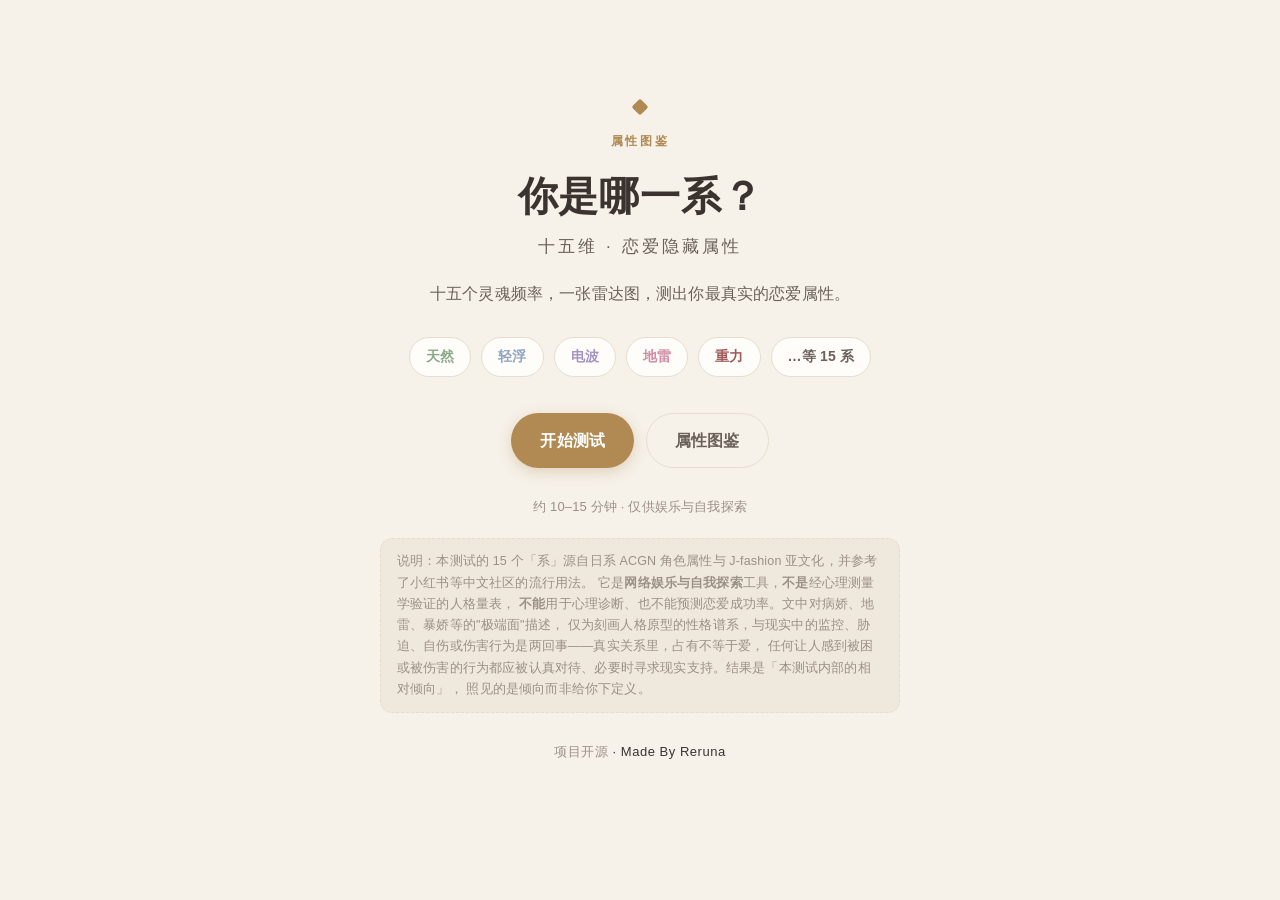
<file: index.html>
<!DOCTYPE html>
<html lang="zh-CN">
<head>
  <meta charset="UTF-8" />
  <meta name="viewport" content="width=device-width, initial-scale=1.0" />
  <title>十五维恋爱属性测试 · 你是哪一系？</title>
  <link rel="stylesheet" href="css/base.css" />
  <link rel="stylesheet" href="css/components.css" />
  <link rel="stylesheet" href="css/pages.css" />
</head>
<body>
  <main class="home">
    <div class="hero">
      <div class="diamond"></div>
      <p class="eyebrow" style="margin-top:18px;">属性图鉴</p>
      <h1>你是哪一系？</h1>
      <p class="subtitle">十五维 · 恋爱隐藏属性</p>
      <p class="intro">十五个灵魂频率，一张雷达图，测出你最真实的恋爱属性。</p>

      <div class="type-tags">
        <span class="type-tag" style="color:var(--t-natural)">天然</span>
        <span class="type-tag" style="color:var(--t-qingfu)">轻浮</span>
        <span class="type-tag" style="color:var(--t-dianbo)">电波</span>
        <span class="type-tag" style="color:var(--t-dilei)">地雷</span>
        <span class="type-tag" style="color:var(--t-zhongli)">重力</span>
        <span class="type-tag muted">…等 15 系</span>
      </div>

      <div class="cta-row">
        <a class="btn btn-primary" href="test.html" id="start-btn">开始测试</a>
        <a class="btn btn-ghost" href="codex.html">属性图鉴</a>
      </div>
      <div id="resume-row" class="cta-row hidden" style="margin-top:14px;">
        <a class="btn btn-ghost" href="test.html?resume=1" id="resume-btn">继续上次（已答 <span id="resume-count">0</span> 题）</a>
      </div>

      <p class="footnote">约 10–15 分钟 · 仅供娱乐与自我探索</p>

      <p class="disclaimer" style="max-width:520px;margin:20px auto 0;text-align:left;">
        说明：本测试的 15 个「系」源自日系 ACGN 角色属性与 J-fashion 亚文化，并参考了小红书等中文社区的流行用法。
        它是<strong>网络娱乐与自我探索</strong>工具，<strong>不是</strong>经心理测量学验证的人格量表，
        <strong>不能</strong>用于心理诊断、也不能预测恋爱成功率。文中对病娇、地雷、暴娇等的"极端面"描述，
        仅为刻画人格原型的性格谱系，与现实中的监控、胁迫、自伤或伤害行为是两回事——真实关系里，占有不等于爱，
        任何让人感到被困或被伤害的行为都应被认真对待、必要时寻求现实支持。结果是「本测试内部的相对倾向」，
        照见的是倾向而非给你下定义。
      </p>
    </div>
    <footer class="site-footer"><a href="opensource.html">项目开源</a> · <span>Made By Reruna</span></footer>
  </main>

  <script type="module">
    import { loadProgress } from './js/core/storage.js';
    const p = loadProgress();
    if (p && Object.keys(p.answers).length > 0) {
      document.getElementById('resume-row').classList.remove('hidden');
      document.getElementById('resume-count').textContent = Object.keys(p.answers).length;
      document.getElementById('start-btn').textContent = '重新开始';
      document.getElementById('start-btn').href = 'test.html?restart=1';
    }
  </script>
</body>
</html>
</file>
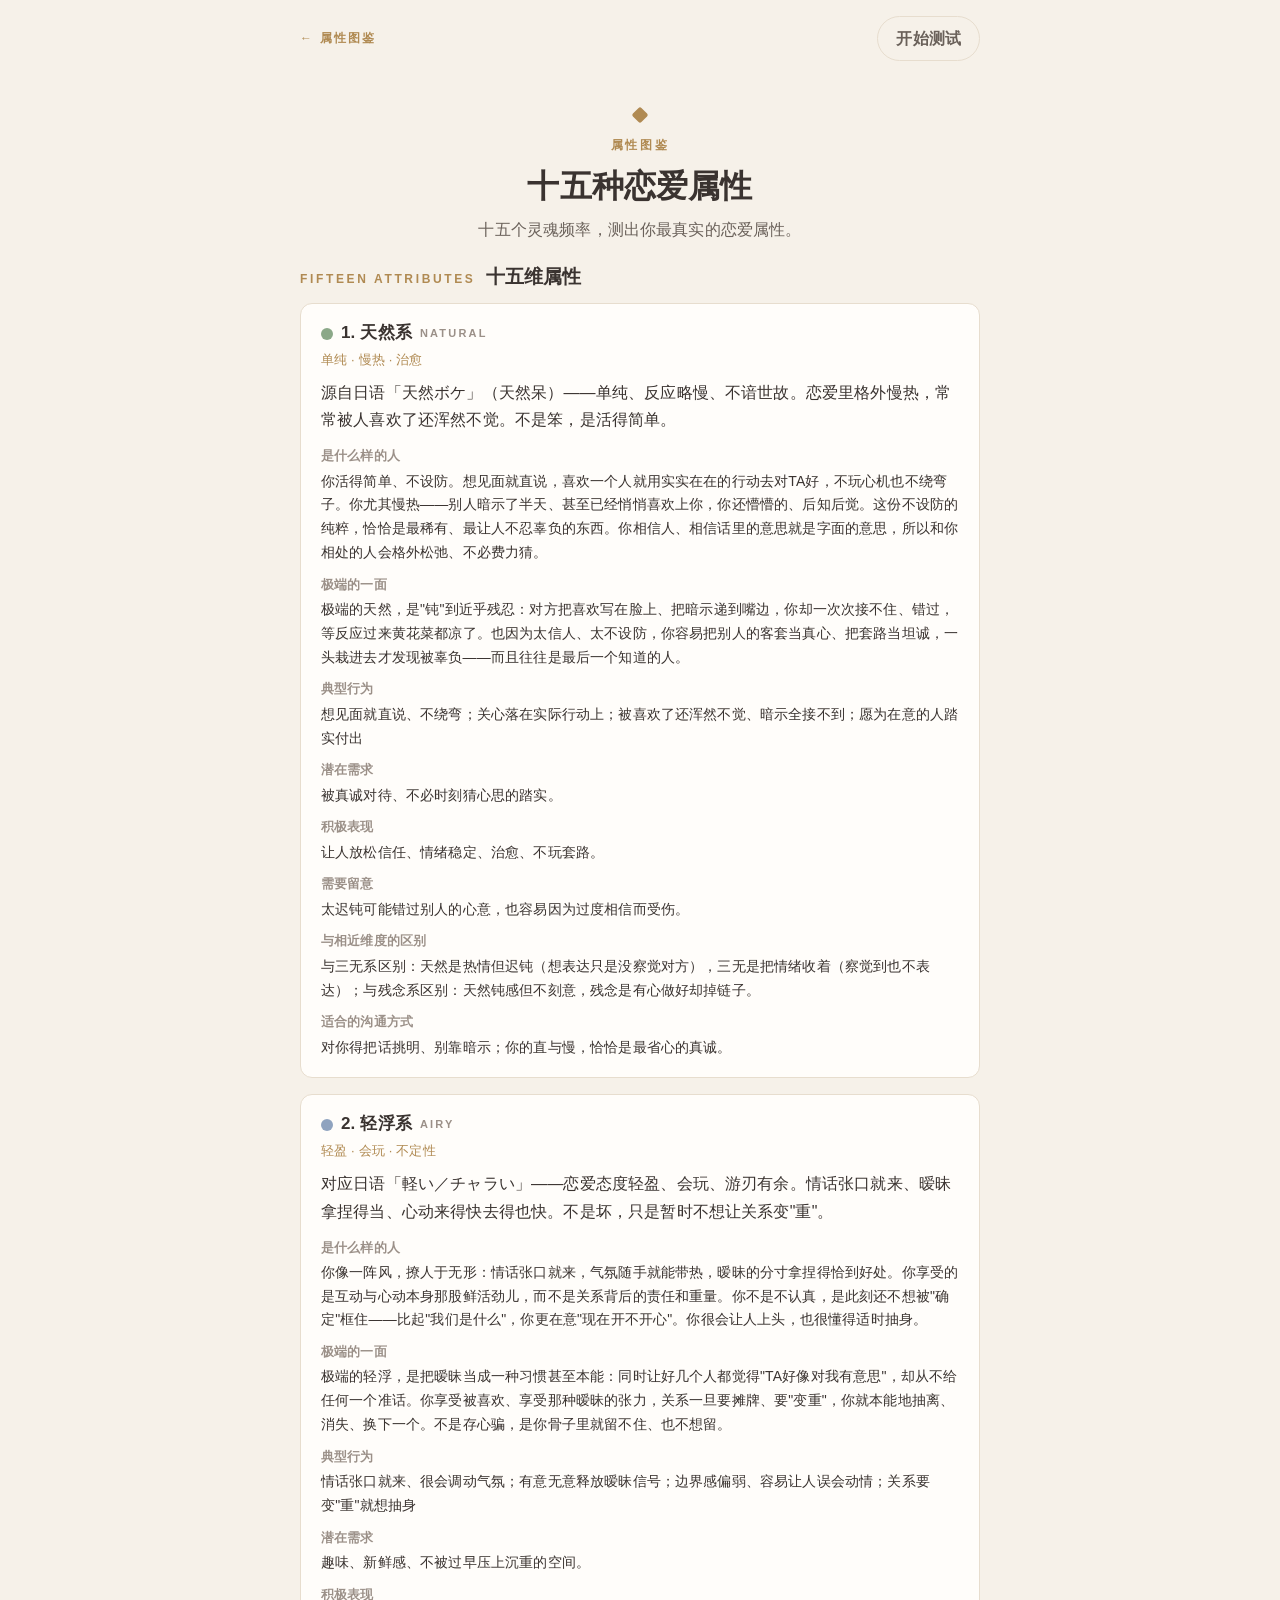
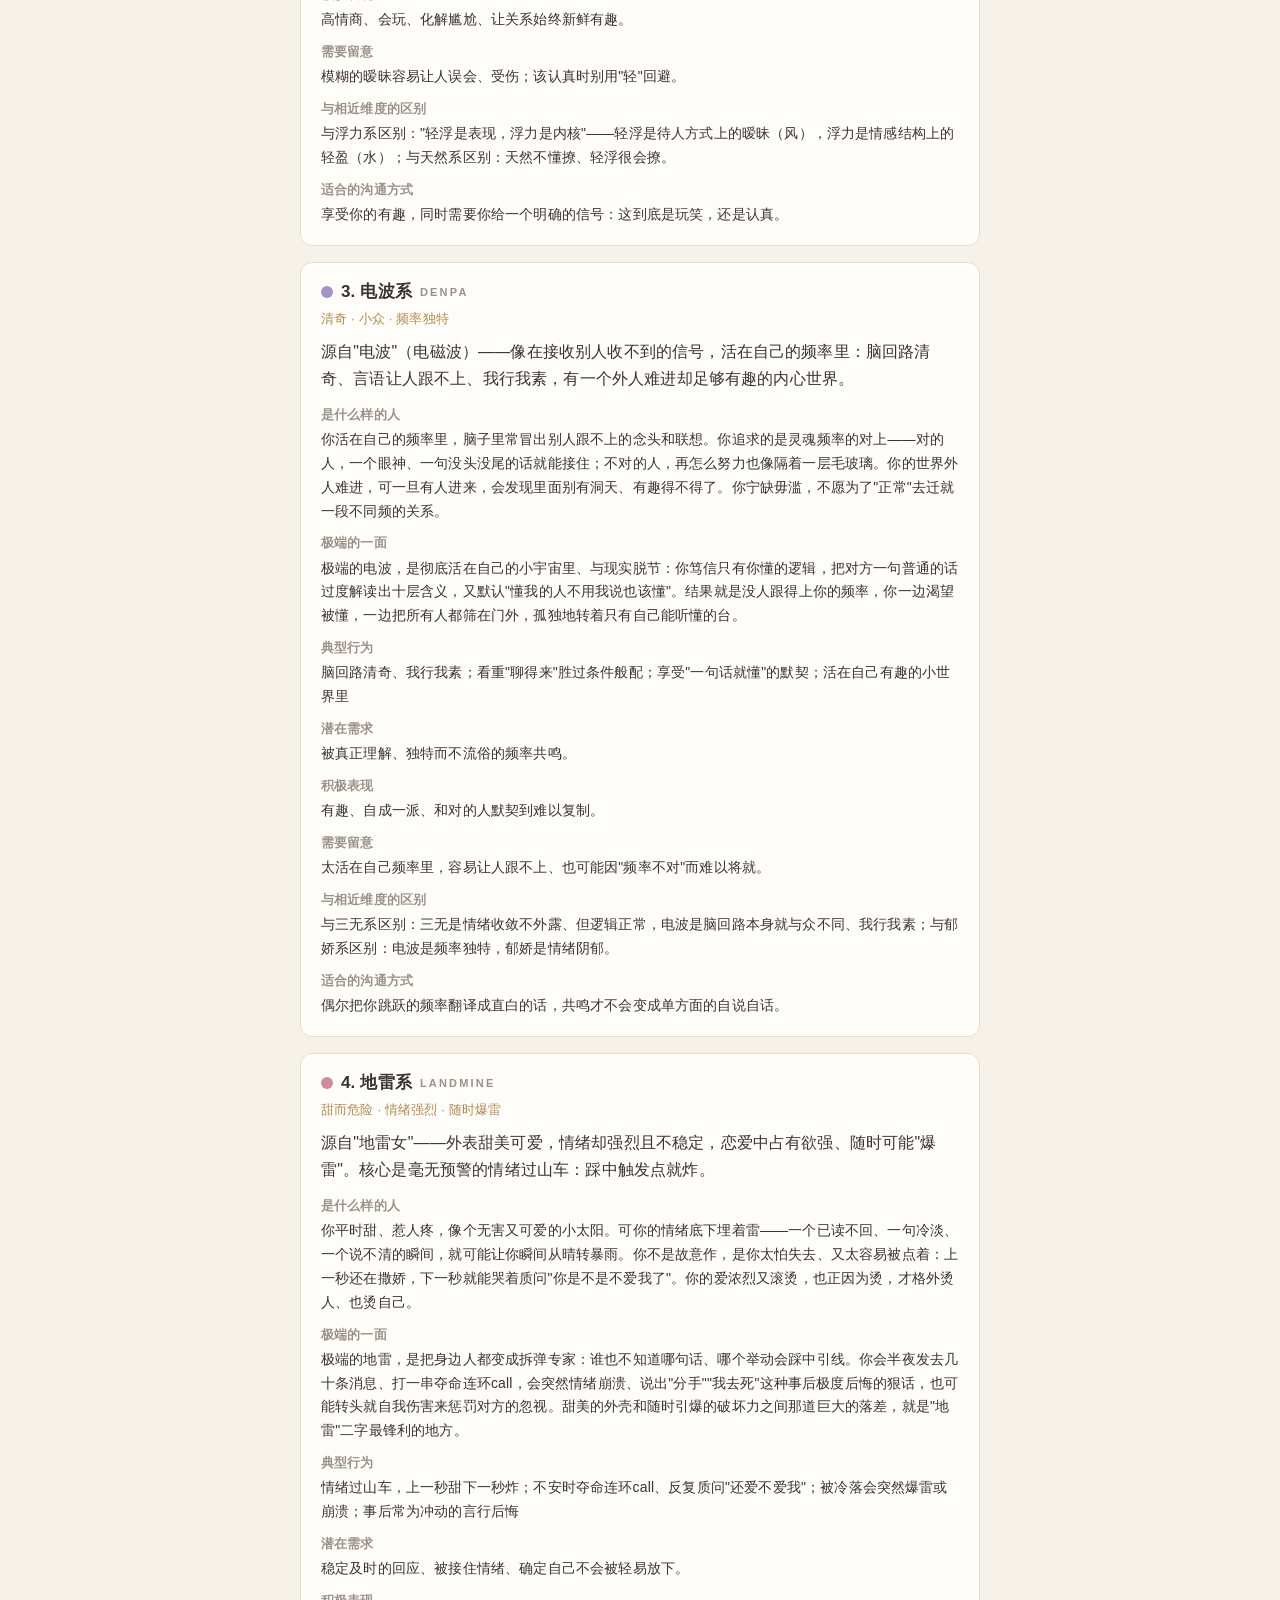
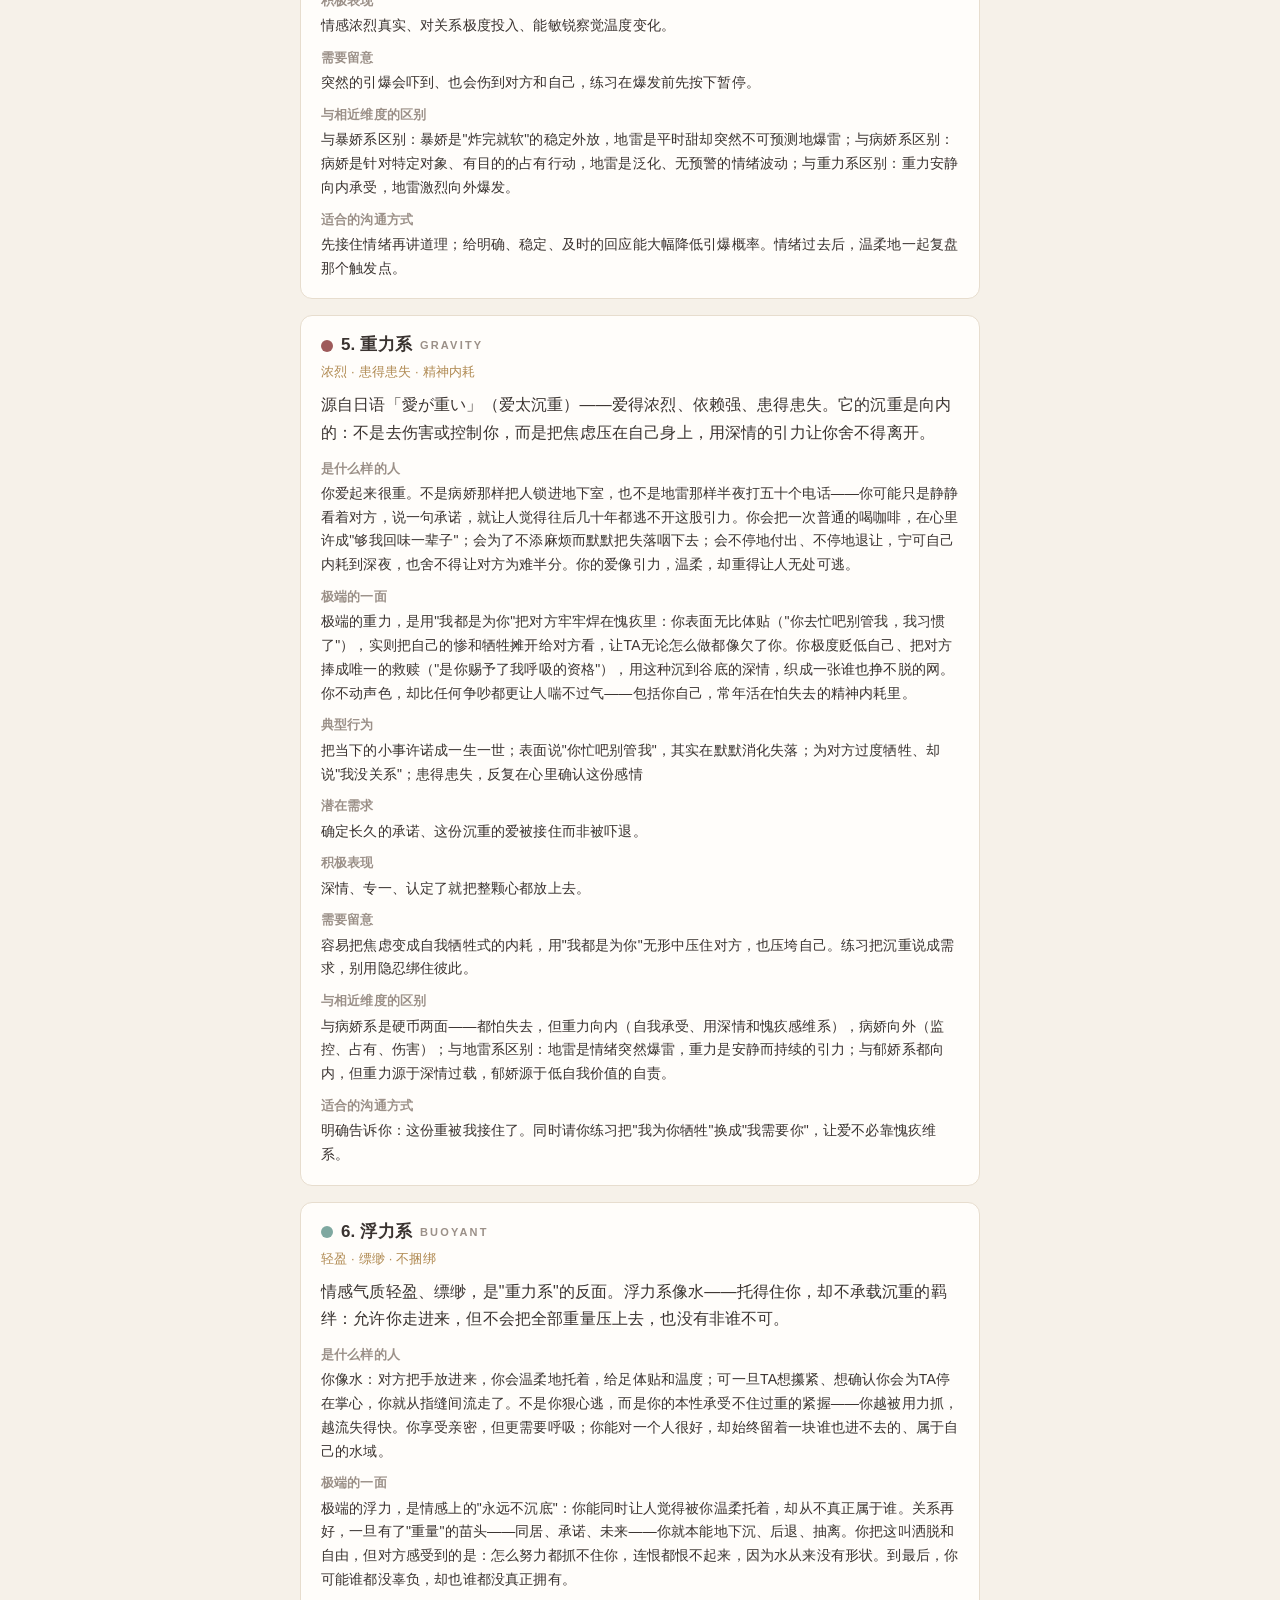
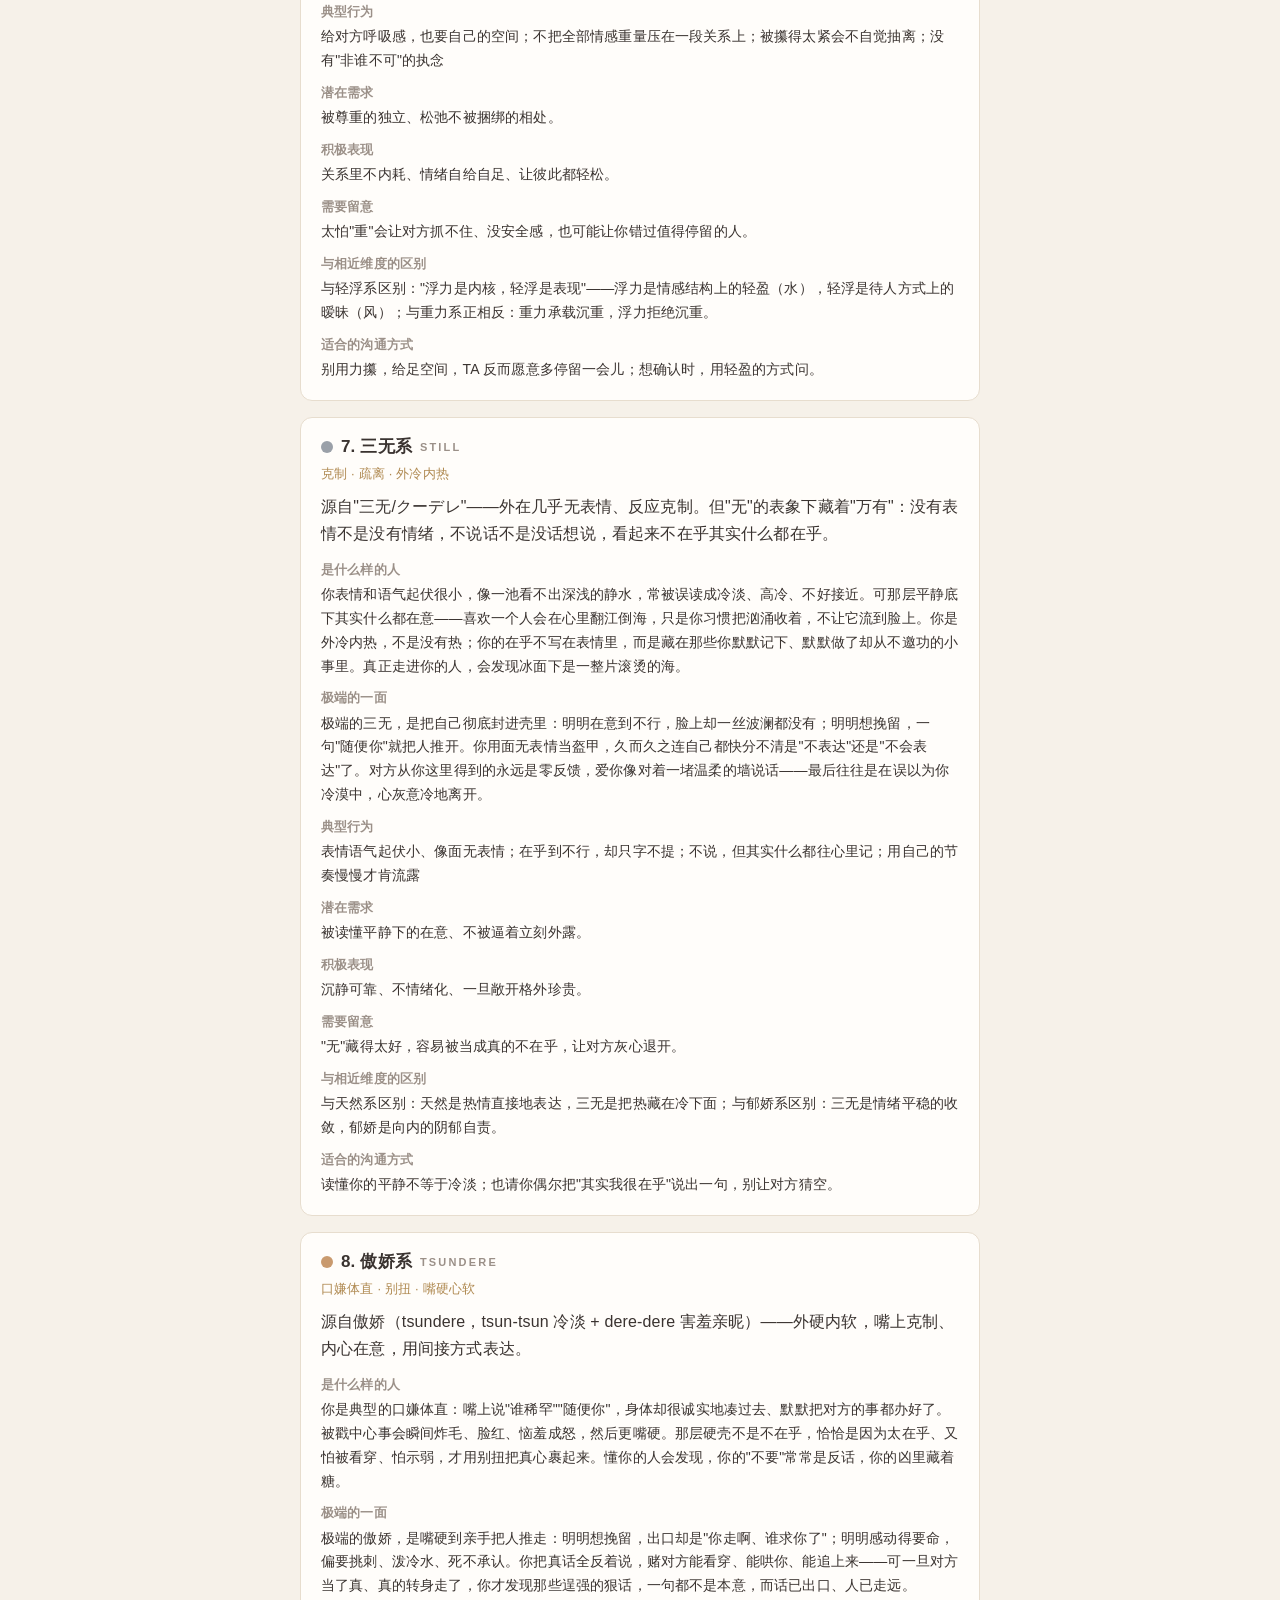
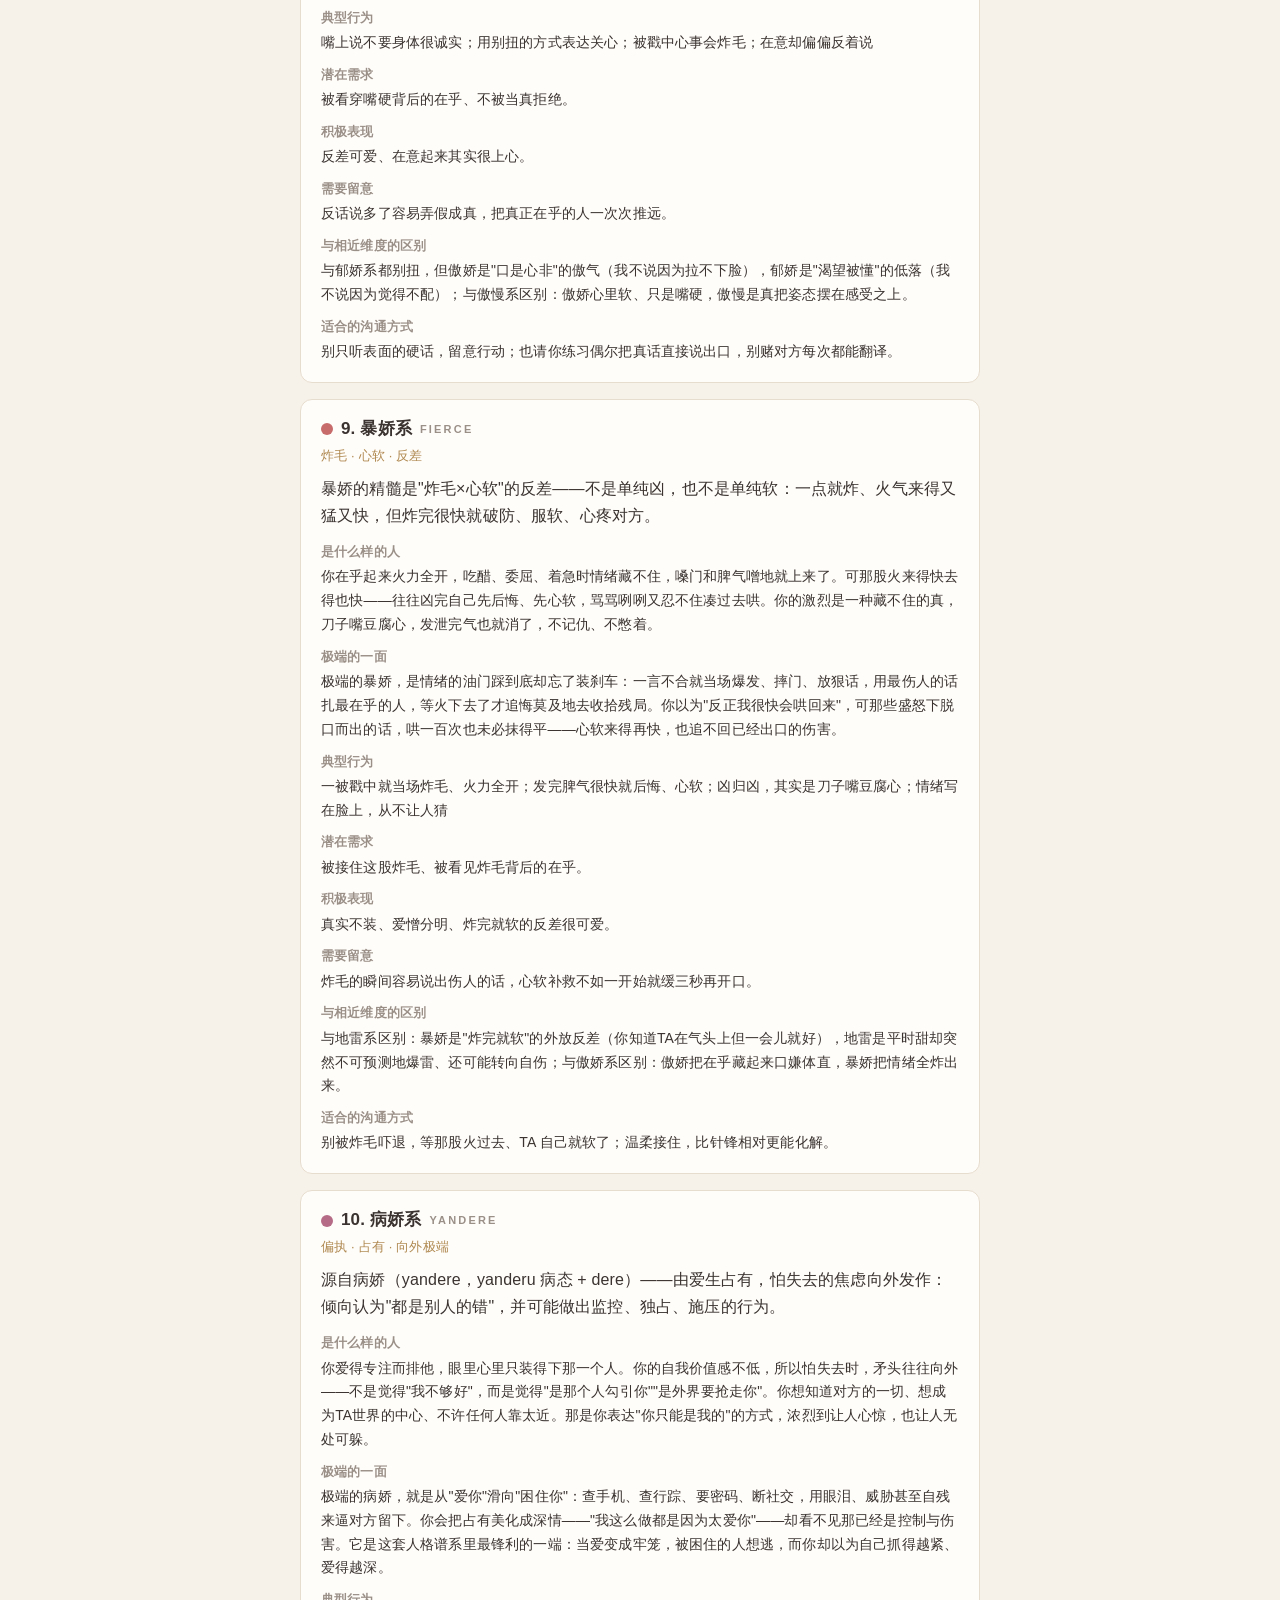
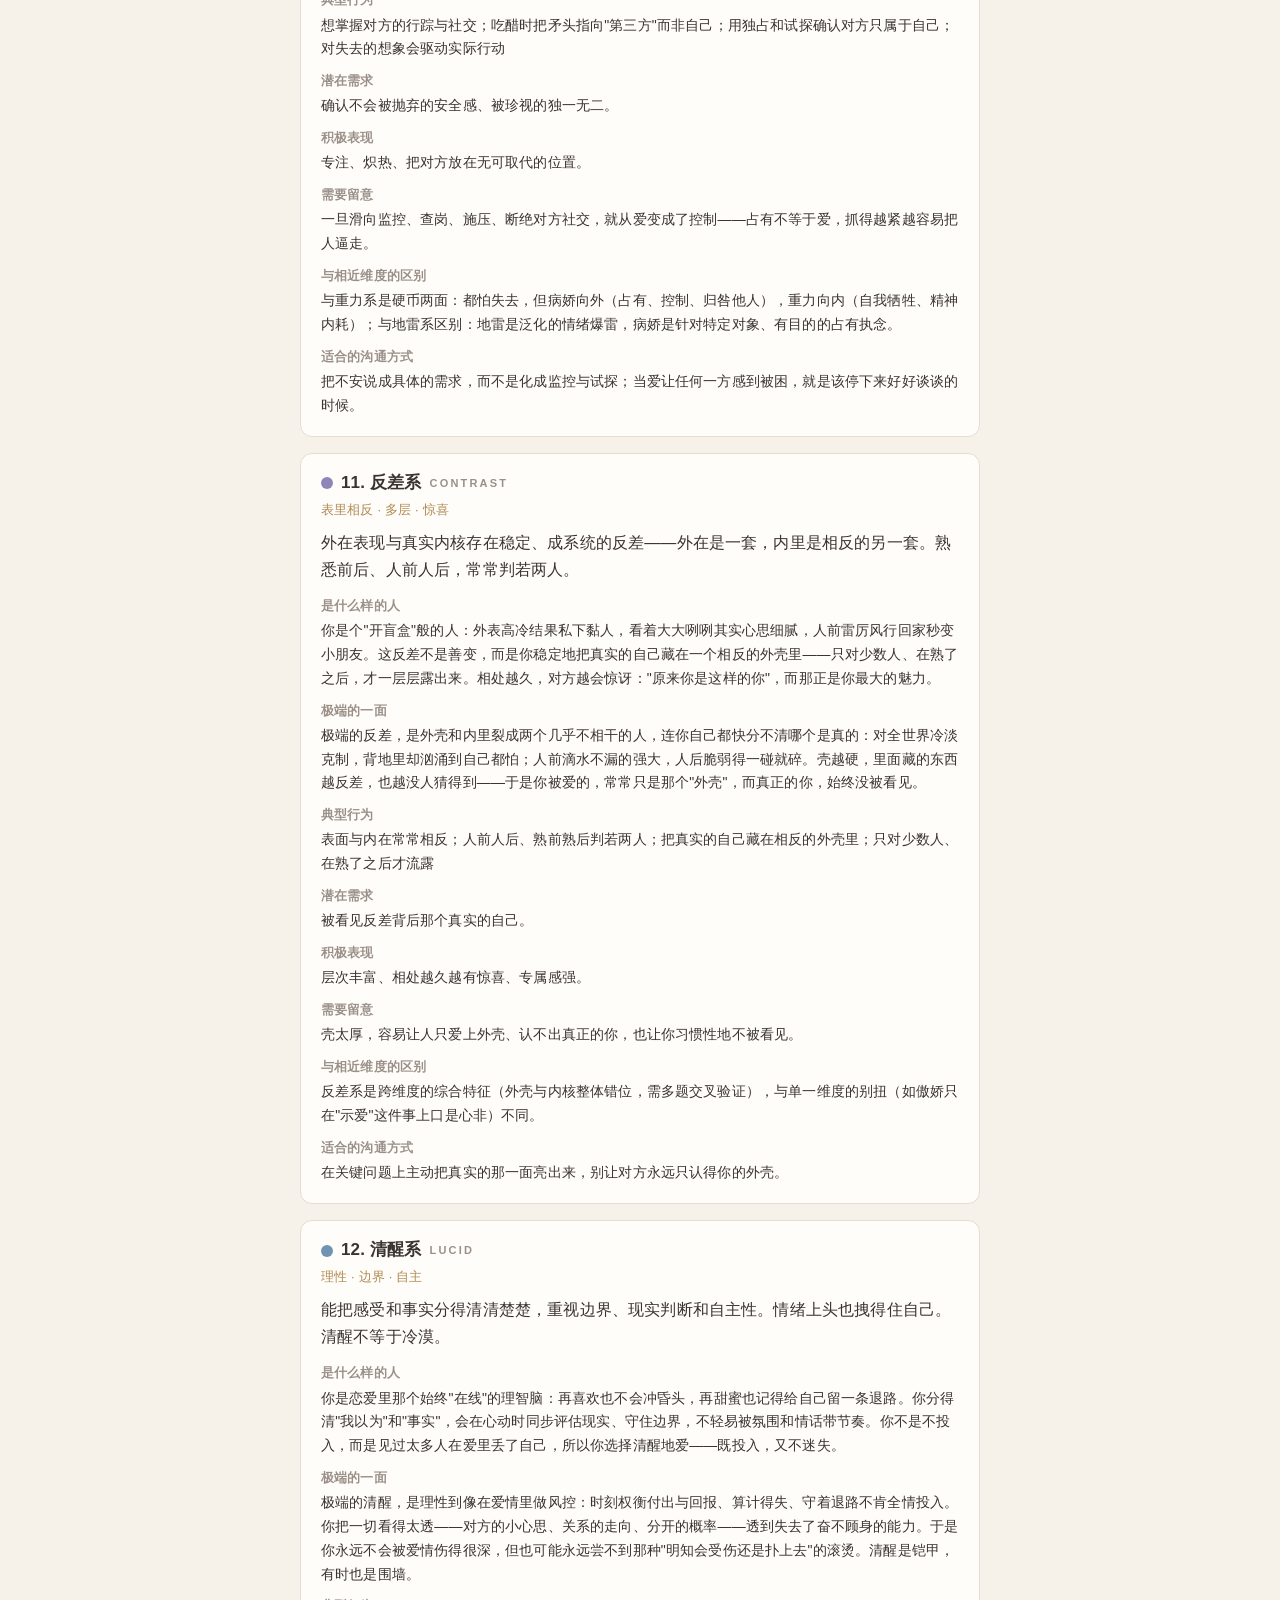
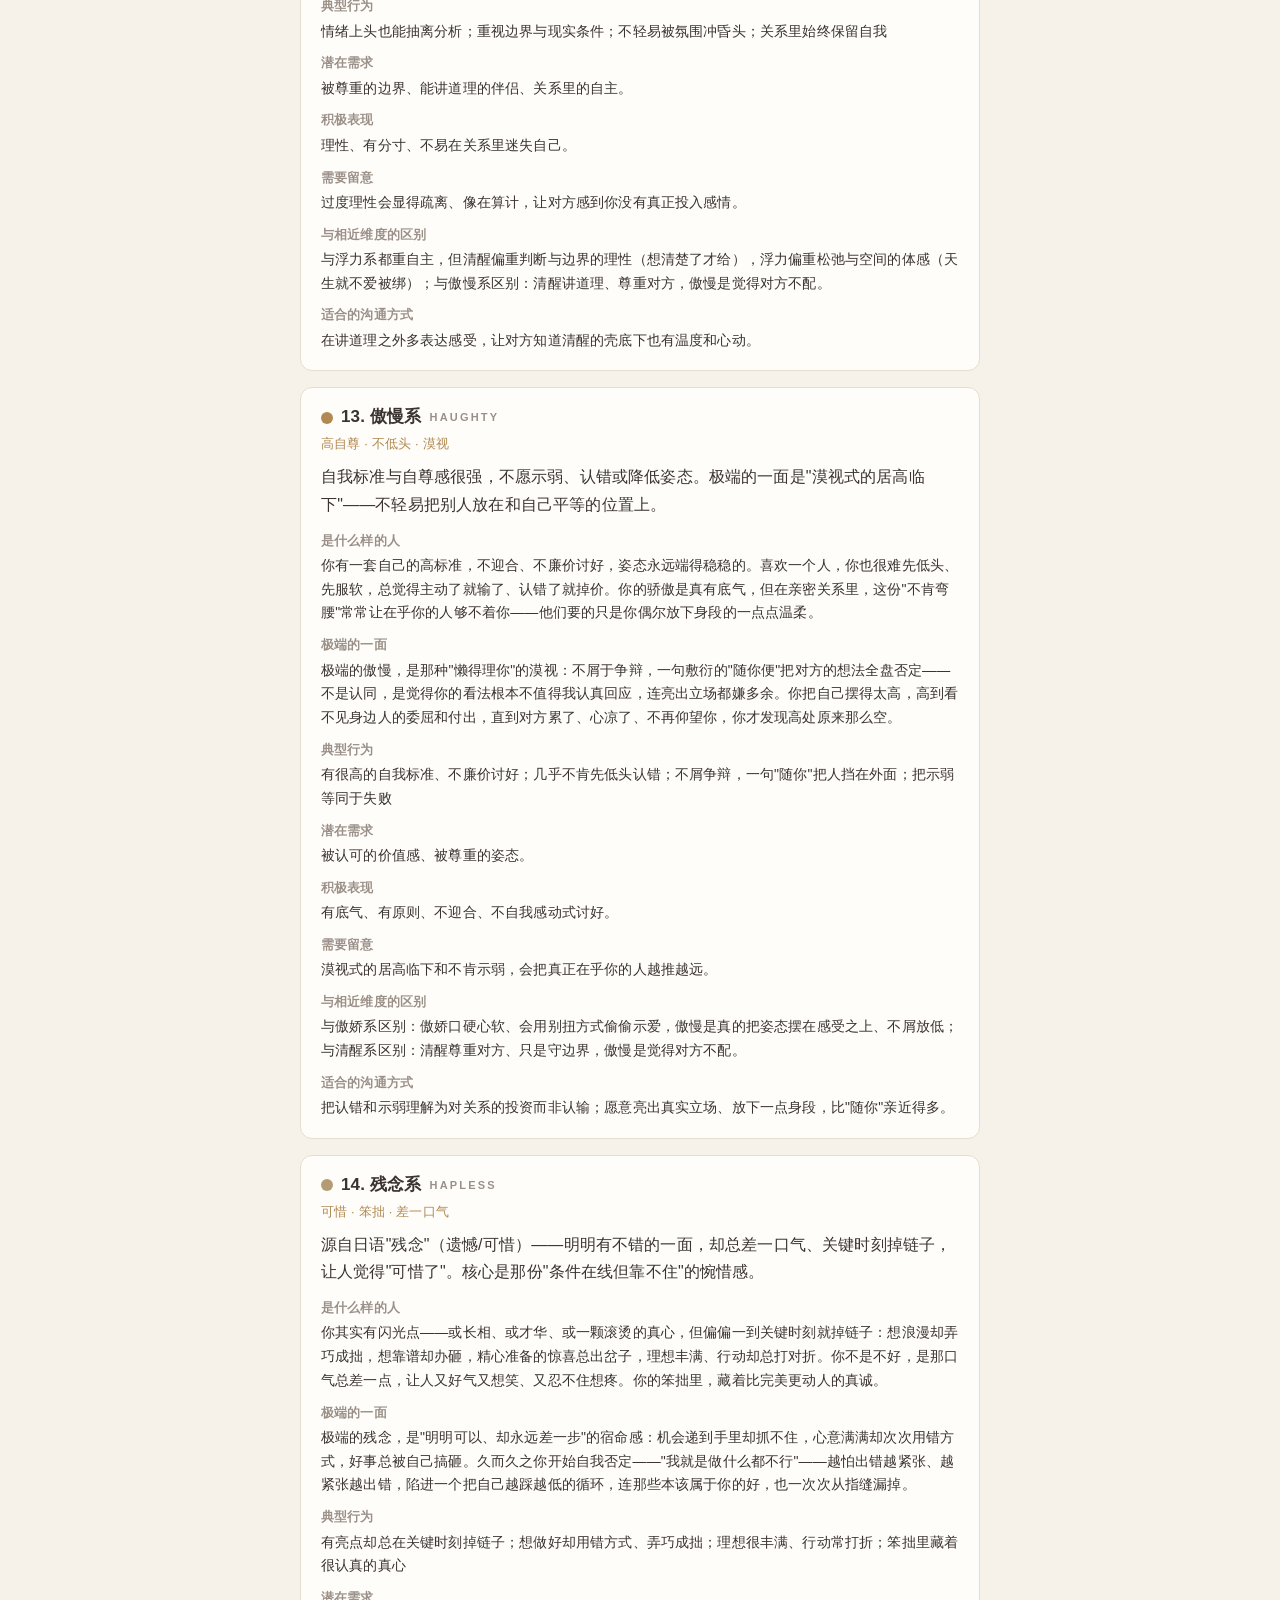
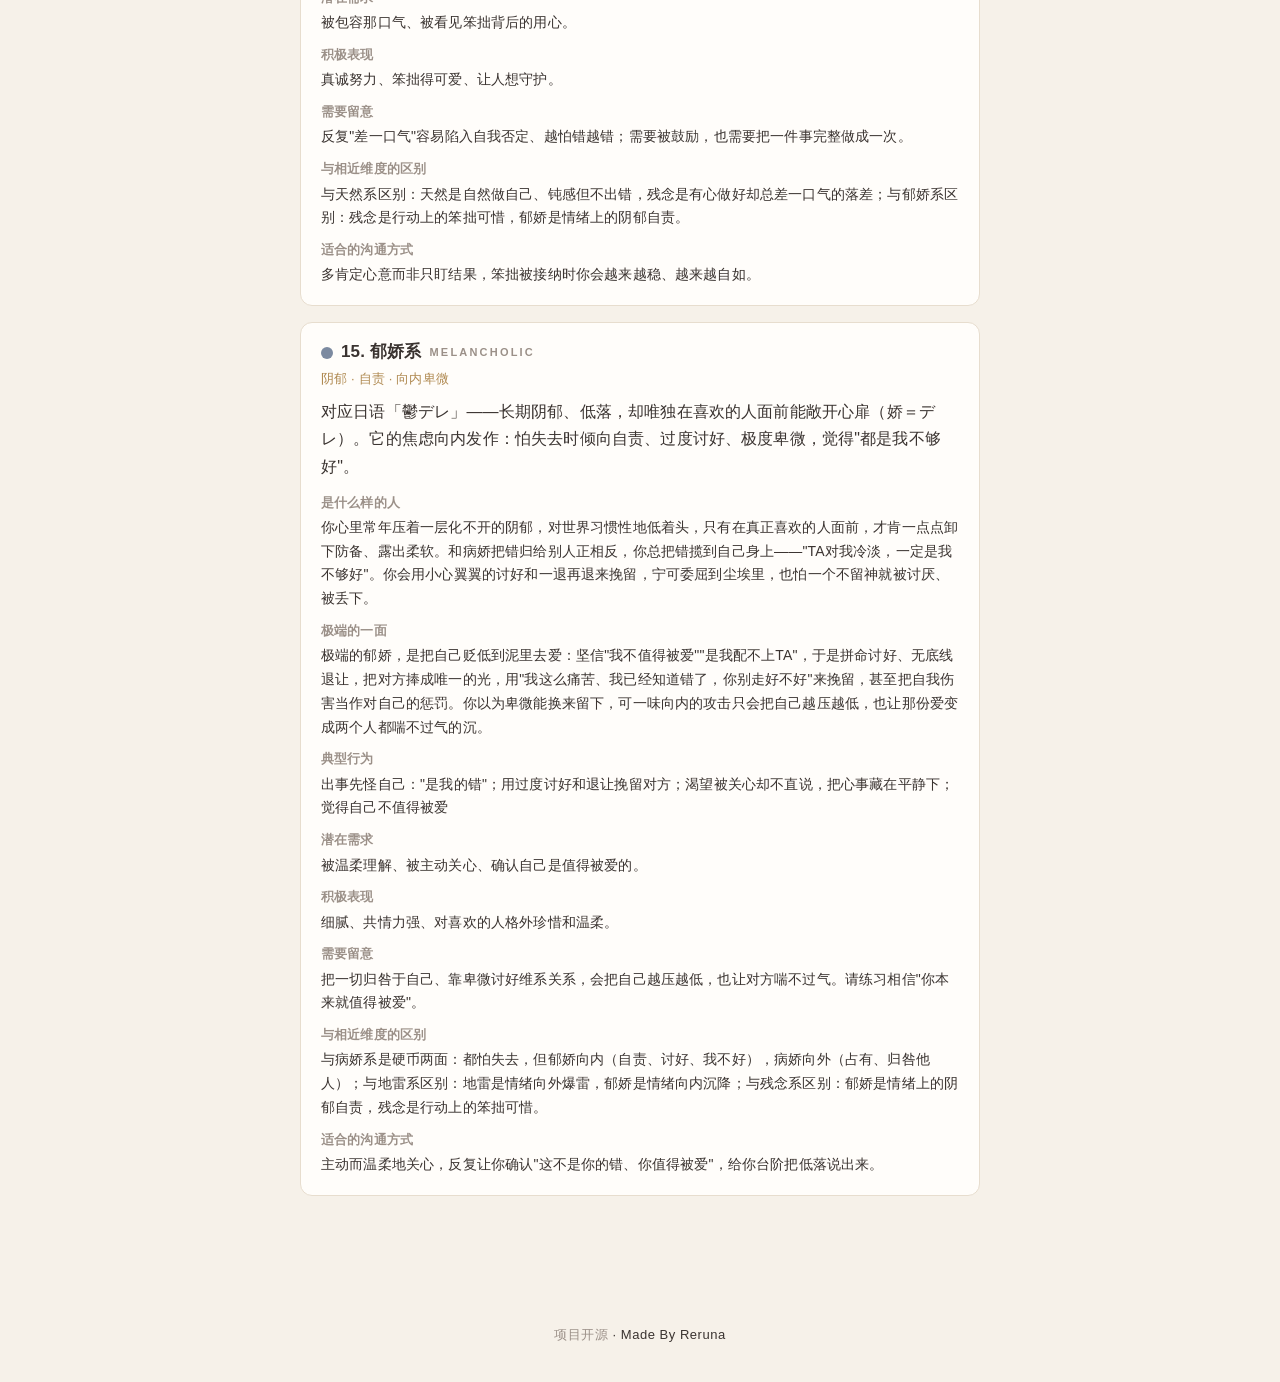
<file: codex.html>
<!DOCTYPE html>
<html lang="zh-CN">
<head>
  <meta charset="UTF-8" />
  <meta name="viewport" content="width=device-width, initial-scale=1.0" />
  <title>属性图鉴 · 十五维恋爱测试</title>
  <link rel="stylesheet" href="css/base.css" />
  <link rel="stylesheet" href="css/components.css" />
  <link rel="stylesheet" href="css/pages.css" />
</head>
<body>
  <div class="topbar">
    <a class="brand-mark" href="index.html">← 属性图鉴</a>
    <a class="btn btn-ghost" href="test.html" style="padding:8px 18px">开始测试</a>
  </div>

  <main class="wrap">
    <div class="result-head" style="margin-bottom:20px">
      <div class="diamond"></div>
      <p class="eyebrow" style="margin-top:14px">属性图鉴</p>
      <h1 style="font-size:32px;margin:8px 0">十五种恋爱属性</h1>
      <p class="muted">十五个灵魂频率，测出你最真实的恋爱属性。</p>
    </div>

    <section class="codex-section">
      <div class="card-title"><span class="eyebrow">FIFTEEN ATTRIBUTES</span><h2>十五维属性</h2></div>
      <div class="codex-grid" id="dims-grid"></div>
    </section>
  </main>
  <footer class="site-footer"><a href="opensource.html">项目开源</a> · <span>Made By Reruna</span></footer>

  <script type="module" src="js/pages/codex.js"></script>
</body>
</html>
</file>
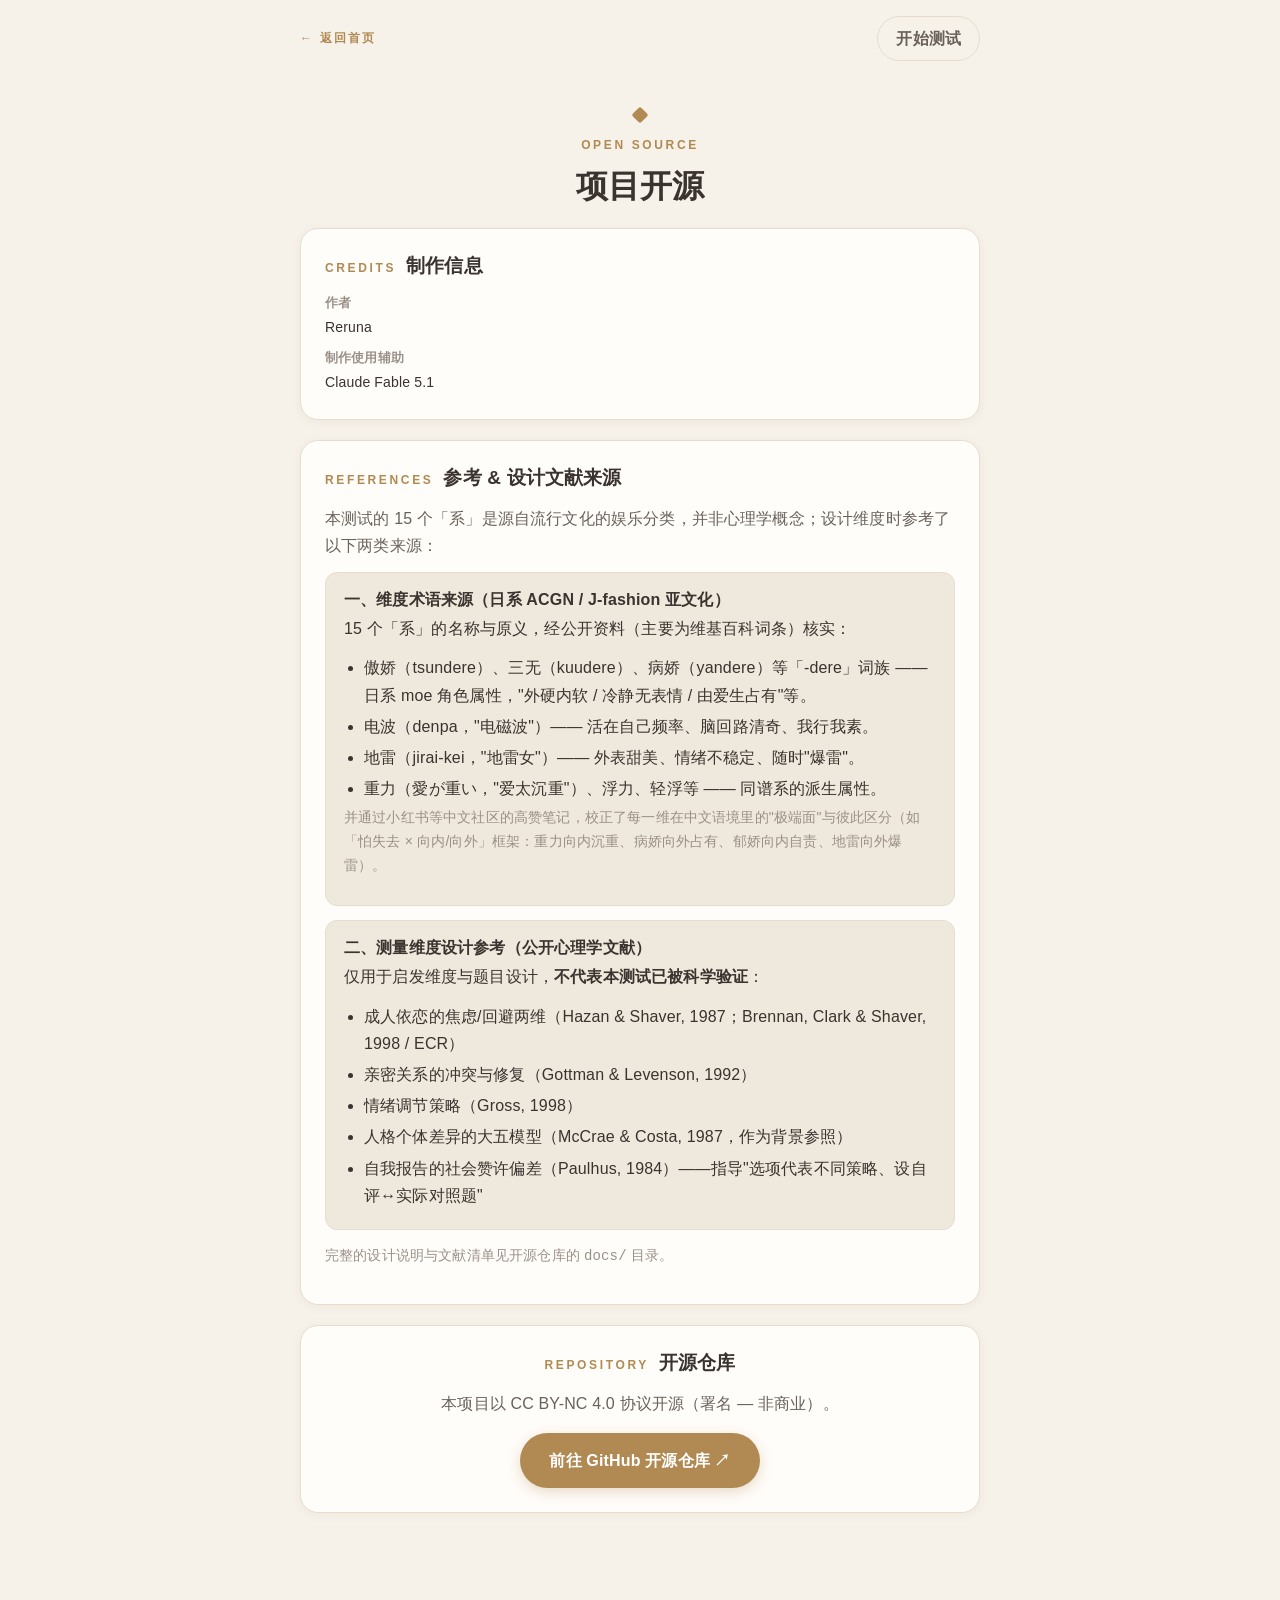
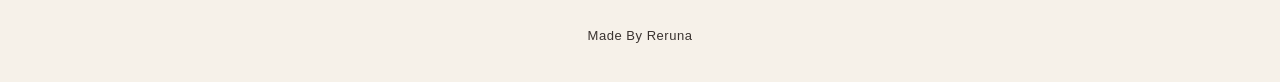
<file: opensource.html>
<!DOCTYPE html>
<html lang="zh-CN">
<head>
  <meta charset="UTF-8" />
  <meta name="viewport" content="width=device-width, initial-scale=1.0" />
  <title>项目开源 · 十五维恋爱测试</title>
  <link rel="stylesheet" href="css/base.css" />
  <link rel="stylesheet" href="css/components.css" />
  <link rel="stylesheet" href="css/pages.css" />
</head>
<body>
  <div class="topbar">
    <a class="brand-mark" href="index.html">← 返回首页</a>
    <a class="btn btn-ghost" href="test.html" style="padding:8px 18px">开始测试</a>
  </div>

  <main class="wrap">
    <div class="result-head" style="margin-bottom:20px">
      <div class="diamond"></div>
      <p class="eyebrow" style="margin-top:14px">OPEN SOURCE</p>
      <h1 style="font-size:32px;margin:8px 0">项目开源</h1>
    </div>

    <div class="card">
      <div class="card-title"><span class="eyebrow">CREDITS</span><h2>制作信息</h2></div>
      <dl class="attr-card" style="background:transparent;border:none;padding:0;margin:0">
        <dt>作者</dt><dd>Reruna</dd>
        <dt>制作使用辅助</dt><dd>Claude Fable 5.1</dd>
      </dl>
    </div>

    <div class="card">
      <div class="card-title"><span class="eyebrow">REFERENCES</span><h2>参考 &amp; 设计文献来源</h2></div>
      <p class="muted">本测试的 15 个「系」是源自流行文化的娱乐分类，并非心理学概念；设计维度时参考了以下两类来源：</p>

      <div class="attr-card">
        <h3>一、维度术语来源（日系 ACGN / J-fashion 亚文化）</h3>
        <p>15 个「系」的名称与原义，经公开资料（主要为维基百科词条）核实：</p>
        <ul class="list-tight">
          <li>傲娇（tsundere）、三无（kuudere）、病娇（yandere）等「-dere」词族 —— 日系 moe 角色属性，"外硬内软 / 冷静无表情 / 由爱生占有"等。</li>
          <li>电波（denpa，"电磁波"）—— 活在自己频率、脑回路清奇、我行我素。</li>
          <li>地雷（jirai-kei，"地雷女"）—— 外表甜美、情绪不稳定、随时"爆雷"。</li>
          <li>重力（愛が重い，"爱太沉重"）、浮力、轻浮等 —— 同谱系的派生属性。</li>
        </ul>
        <p class="faint">并通过小红书等中文社区的高赞笔记，校正了每一维在中文语境里的"极端面"与彼此区分（如「怕失去 × 向内/向外」框架：重力向内沉重、病娇向外占有、郁娇向内自责、地雷向外爆雷）。</p>
      </div>

      <div class="attr-card">
        <h3>二、测量维度设计参考（公开心理学文献）</h3>
        <p>仅用于启发维度与题目设计，<strong>不代表本测试已被科学验证</strong>：</p>
        <ul class="list-tight">
          <li>成人依恋的焦虑/回避两维（Hazan &amp; Shaver, 1987；Brennan, Clark &amp; Shaver, 1998 / ECR）</li>
          <li>亲密关系的冲突与修复（Gottman &amp; Levenson, 1992）</li>
          <li>情绪调节策略（Gross, 1998）</li>
          <li>人格个体差异的大五模型（McCrae &amp; Costa, 1987，作为背景参照）</li>
          <li>自我报告的社会赞许偏差（Paulhus, 1984）——指导"选项代表不同策略、设自评↔实际对照题"</li>
        </ul>
      </div>

      <p class="faint">完整的设计说明与文献清单见开源仓库的 <code>docs/</code> 目录。</p>
    </div>

    <div class="card center">
      <div class="card-title" style="justify-content:center"><span class="eyebrow">REPOSITORY</span><h2>开源仓库</h2></div>
      <p class="muted" style="margin-bottom:16px;">本项目以 CC BY-NC 4.0 协议开源（署名 — 非商业）。</p>
      <a class="btn btn-primary" href="https://github.com/CaterMaoZi/15dere_test" target="_blank" rel="noopener">前往 GitHub 开源仓库 ↗</a>
    </div>
  </main>
  <footer class="site-footer"><span>Made By Reruna</span></footer>
</body>
</html>
</file>
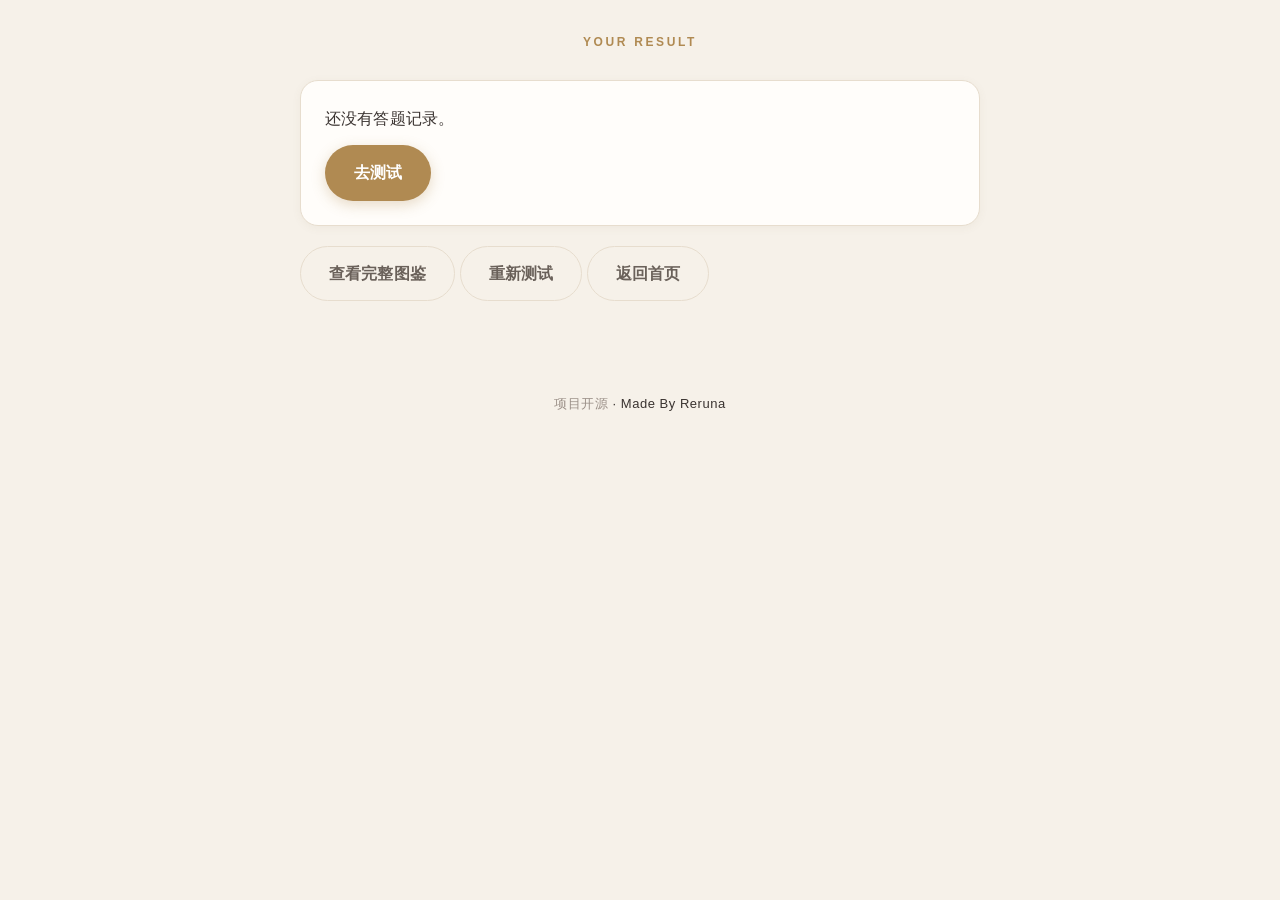
<file: result.html>
<!DOCTYPE html>
<html lang="zh-CN">
<head>
  <meta charset="UTF-8" />
  <meta name="viewport" content="width=device-width, initial-scale=1.0" />
  <title>你的恋爱系别 · 测试结果</title>
  <link rel="stylesheet" href="css/base.css" />
  <link rel="stylesheet" href="css/components.css" />
  <link rel="stylesheet" href="css/pages.css" />
</head>
<body>
  <main class="wrap" id="result-root">
    <div class="result-head">
      <p class="eyebrow">YOUR RESULT</p>
    </div>

    <div id="sections"><!-- 动态渲染 --></div>

    <div class="cta-row" style="justify-content:center;margin-top:12px">
      <a class="btn btn-ghost" href="codex.html">查看完整图鉴</a>
      <a class="btn btn-ghost" href="test.html?restart=1">重新测试</a>
      <a class="btn btn-ghost" href="index.html">返回首页</a>
    </div>
  </main>
  <footer class="site-footer"><a href="opensource.html">项目开源</a> · <span>Made By Reruna</span></footer>

  <script type="module" src="js/pages/result.js"></script>
</body>
</html>
</file>
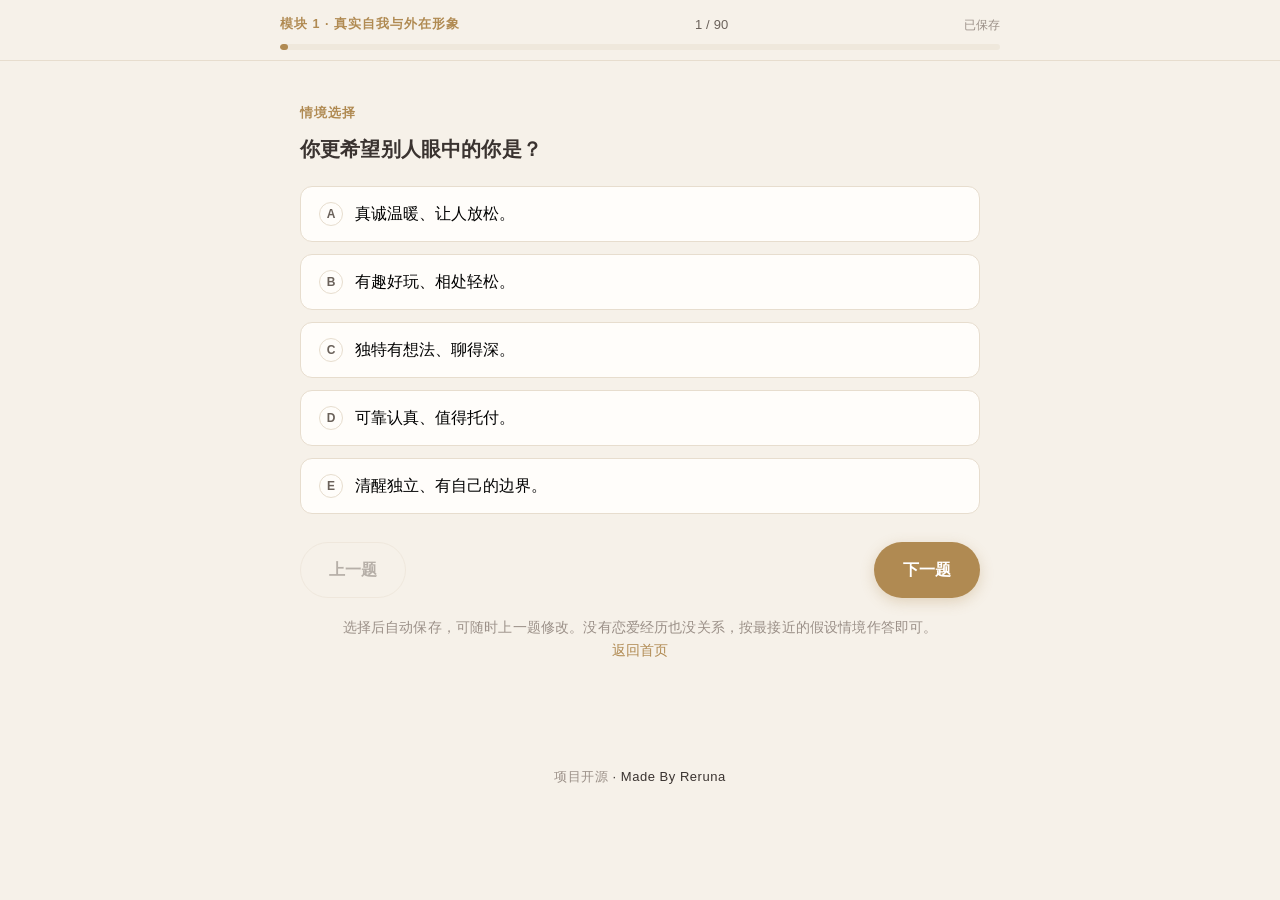
<file: test.html>
<!DOCTYPE html>
<html lang="zh-CN">
<head>
  <meta charset="UTF-8" />
  <meta name="viewport" content="width=device-width, initial-scale=1.0" />
  <title>答题中 · 恋爱隐藏属性测试</title>
  <link rel="stylesheet" href="css/base.css" />
  <link rel="stylesheet" href="css/components.css" />
  <link rel="stylesheet" href="css/pages.css" />
</head>
<body>
  <header class="test-header">
    <div class="meta-row">
      <span id="module-label" class="module-label">模块</span>
      <span id="counter">0 / 0</span>
      <span id="save-state" class="save-state">已保存</span>
    </div>
    <div class="progress-track"><div class="progress-fill" id="progress-fill" style="width:0%"></div></div>
  </header>

  <main class="wrap">
    <section class="question-block" id="question-block" aria-live="polite">
      <!-- 由 JS 动态渲染 -->
    </section>

    <div class="nav-row">
      <button class="btn btn-ghost" id="prev-btn">上一题</button>
      <button class="btn btn-primary" id="next-btn">下一题</button>
    </div>
    <p class="faint center" style="margin-top:18px;">
      选择后自动保存，可随时上一题修改。没有恋爱经历也没关系，按最接近的假设情境作答即可。<br><a href="index.html">返回首页</a>
    </p>
  </main>
  <footer class="site-footer"><a href="opensource.html">项目开源</a> · <span>Made By Reruna</span></footer>

  <script type="module" src="js/pages/test.js"></script>
</body>
</html>
</file>
<file: css/base.css>
/* base.css —— 设计令牌、重置、排版基础 */

:root {
  /* 背景与中性色 */
  --bg: #f6f1e9;            /* 暖象牙白 */
  --bg-soft: #efe8dc;
  --card: #fffdfa;          /* 卡片白 */
  --border: #e7ddce;        /* 浅灰暖边框 */
  --shadow: 0 6px 24px rgba(120, 100, 70, 0.08);
  --shadow-sm: 0 2px 10px rgba(120, 100, 70, 0.06);

  /* 文字 */
  --ink: #3a3330;           /* 主文字，暖深褐 */
  --ink-soft: #6a615a;      /* 次要文字 */
  --ink-faint: #9b9088;     /* 弱化文字 */

  /* 金棕装饰 */
  --gold: #b08a52;
  --gold-soft: #c9a979;

  /* 五大类型配色（低饱和） */
  --t-natural: #8ba888;     /* 天然系 灰绿 */
  --t-qingfu:  #8fa3bf;     /* 轻浮系 灰蓝 */
  --t-dianbo:  #a593c4;     /* 电波系 淡紫 */
  --t-dilei:   #d08ba3;     /* 地雷系 玫瑰粉 */
  --t-zhongli: #9e5a5a;     /* 重力系 暗红 */

  /* 尺寸 */
  --radius: 18px;
  --radius-sm: 12px;
  --maxw: 720px;
  --gap: 20px;

  color-scheme: light;
}

* { box-sizing: border-box; }

html { -webkit-text-size-adjust: 100%; }

body {
  margin: 0;
  background: var(--bg);
  color: var(--ink);
  font-family: -apple-system, BlinkMacSystemFont, 'Segoe UI', 'PingFang SC',
    'Hiragino Sans GB', 'Microsoft YaHei', 'Noto Sans SC', sans-serif;
  font-size: 16px;
  line-height: 1.7;
  letter-spacing: 0.01em;
  -webkit-font-smoothing: antialiased;
}

h1, h2, h3, h4 { margin: 0; font-weight: 600; line-height: 1.35; }

p { margin: 0 0 0.8em; }

a { color: var(--gold); text-decoration: none; }

img { max-width: 100%; }

/* 英文小标题（section eyebrow） */
.eyebrow {
  font-size: 12px;
  letter-spacing: 0.22em;
  text-transform: uppercase;
  color: var(--gold);
  font-weight: 600;
}

/* 页面容器 */
.wrap {
  max-width: var(--maxw);
  margin: 0 auto;
  padding: 32px 20px 64px;
}

/* 金棕菱形装饰 */
.diamond {
  width: 12px;
  height: 12px;
  background: var(--gold);
  transform: rotate(45deg);
  margin: 0 auto;
  border-radius: 2px;
}

/* 细分隔线 */
.hr {
  height: 1px;
  background: var(--border);
  border: 0;
  margin: 20px 0;
}

/* 工具 class */
.center { text-align: center; }
.muted { color: var(--ink-soft); }
.faint { color: var(--ink-faint); font-size: 14px; }
.hidden { display: none !important; }

/* 无障碍：仅屏幕阅读器 */
.sr-only {
  position: absolute; width: 1px; height: 1px; padding: 0; margin: -1px;
  overflow: hidden; clip: rect(0,0,0,0); white-space: nowrap; border: 0;
}
</file>
<file: css/components.css>
/* components.css —— 可复用组件：卡片、按钮、标签、进度条、五维条 */

/* 卡片 */
.card {
  background: var(--card);
  border: 1px solid var(--border);
  border-radius: var(--radius);
  box-shadow: var(--shadow-sm);
  padding: 24px;
  margin-bottom: var(--gap);
}

.card-title {
  display: flex;
  align-items: baseline;
  gap: 10px;
  margin-bottom: 14px;
}
.card-title h2 { font-size: 19px; }

/* 按钮 */
.btn {
  display: inline-flex;
  align-items: center;
  justify-content: center;
  gap: 8px;
  font: inherit;
  font-weight: 600;
  cursor: pointer;
  border: 1px solid transparent;
  border-radius: 999px;
  padding: 13px 28px;
  transition: transform .12s ease, box-shadow .12s ease, background .12s ease;
  user-select: none;
}
.btn:active { transform: translateY(1px); }

.btn-primary {
  background: var(--gold);
  color: #fff;
  box-shadow: 0 4px 14px rgba(176, 138, 82, 0.3);
}
.btn-primary:hover { background: var(--gold-soft); }
.btn-primary:disabled { background: #d9cdb8; box-shadow: none; cursor: not-allowed; }

.btn-ghost {
  background: transparent;
  color: var(--ink-soft);
  border-color: var(--border);
}
.btn-ghost:hover { background: var(--bg-soft); }
.btn-ghost:disabled { opacity: .45; cursor: not-allowed; }

/* 类型标签（圆角 pill） */
.type-tag {
  display: inline-flex;
  align-items: center;
  padding: 7px 16px;
  border-radius: 999px;
  font-size: 14px;
  font-weight: 600;
  border: 1px solid var(--border);
  background: var(--card);
  color: var(--ink-soft);
}

/* 五维倾向横条 */
.bar-row {
  display: grid;
  grid-template-columns: 72px 1fr 46px;
  align-items: center;
  gap: 12px;
  margin: 12px 0;
}
.bar-row .bar-label { font-size: 14px; font-weight: 600; }
.bar-track {
  height: 10px;
  background: var(--bg-soft);
  border-radius: 999px;
  overflow: hidden;
}
.bar-fill {
  height: 100%;
  border-radius: 999px;
  transition: width .6s cubic-bezier(.2,.7,.3,1);
}
.bar-row .bar-val { font-size: 13px; color: var(--ink-soft); text-align: right; }

/* 属性小卡 */
.attr-card {
  border: 1px solid var(--border);
  border-radius: var(--radius-sm);
  padding: 16px 18px;
  margin-bottom: 14px;
  background: var(--bg-soft);
}
.attr-card h3 { font-size: 16px; margin-bottom: 4px; }
.attr-card .attr-score { font-size: 13px; color: var(--gold); font-weight: 600; }
.attr-card dl { margin: 10px 0 0; }
.attr-card dt { font-size: 12.5px; color: var(--ink-faint); font-weight: 600; margin-top: 8px; }
.attr-card dd { margin: 2px 0 0; font-size: 14px; }

/* 列表块 */
.list-tight { margin: 6px 0 0; padding-left: 20px; }
.list-tight li { margin: 4px 0; }

/* 免责声明条 */
.disclaimer {
  font-size: 12.5px;
  color: var(--ink-faint);
  background: var(--bg-soft);
  border: 1px dashed var(--border);
  border-radius: var(--radius-sm);
  padding: 12px 16px;
  margin-top: 8px;
}

/* 徽标/标识 */
.brand-mark { font-size: 12px; letter-spacing: .18em; color: var(--gold); font-weight: 600; }
</file>
<file: css/pages.css>
/* pages.css —— 各页面专属布局 + 响应式 */

/* ========== 首页 ========== */
.home {
  min-height: 100vh;
  display: flex;
  flex-direction: column;
  justify-content: center;
  align-items: center;
  text-align: center;
  padding: 48px 20px;
}
.home .hero { max-width: 560px; }
.home h1 {
  font-size: 40px;
  margin: 18px 0 10px;
  letter-spacing: 0.02em;
}
.home .subtitle {
  font-size: 17px;
  color: var(--ink-soft);
  letter-spacing: 0.18em;
  margin-bottom: 18px;
}
.home .intro {
  font-size: 16px;
  color: var(--ink-soft);
  margin-bottom: 30px;
}
.home .type-tags {
  display: flex;
  flex-wrap: wrap;
  gap: 10px;
  justify-content: center;
  margin-bottom: 36px;
}
.home .cta-row { display: flex; gap: 12px; justify-content: center; flex-wrap: wrap; }
.home .footnote { margin-top: 28px; font-size: 13px; color: var(--ink-faint); }

/* ========== 答题页 ========== */
.test-header {
  position: sticky;
  top: 0;
  background: var(--bg);
  padding: 14px 20px 10px;
  border-bottom: 1px solid var(--border);
  z-index: 10;
}
.test-header .meta-row {
  max-width: var(--maxw);
  margin: 0 auto;
  display: flex;
  justify-content: space-between;
  align-items: center;
  font-size: 13px;
  color: var(--ink-soft);
}
.progress-track {
  max-width: var(--maxw);
  margin: 8px auto 0;
  height: 6px;
  background: var(--bg-soft);
  border-radius: 999px;
  overflow: hidden;
}
.progress-fill {
  height: 100%;
  background: var(--gold);
  border-radius: 999px;
  transition: width .3s ease;
}
.save-state { font-size: 12px; color: var(--ink-faint); }

.question-block { margin-top: 10px; }
.module-label { font-size: 12.5px; color: var(--gold); font-weight: 600; letter-spacing: .08em; }
.question-text {
  font-size: 20px;
  line-height: 1.5;
  margin: 10px 0 22px;
  font-weight: 600;
}
.question-hint { font-size: 13px; color: var(--ink-faint); margin-bottom: 18px; }

/* 选项 */
.options { display: flex; flex-direction: column; gap: 12px; }
.option {
  display: flex;
  align-items: flex-start;
  gap: 12px;
  padding: 15px 18px;
  border: 1px solid var(--border);
  border-radius: var(--radius-sm);
  background: var(--card);
  cursor: pointer;
  transition: border-color .12s, background .12s, box-shadow .12s;
  text-align: left;
  font: inherit;
  width: 100%;
}
.option:hover { border-color: var(--gold-soft); background: var(--bg-soft); }
.option.selected {
  border-color: var(--gold);
  background: #fdf6ea;
  box-shadow: inset 0 0 0 1px var(--gold);
}
.option .opt-key {
  flex: 0 0 auto;
  width: 24px; height: 24px;
  border-radius: 50%;
  border: 1px solid var(--border);
  display: flex; align-items: center; justify-content: center;
  font-size: 12px; font-weight: 700; color: var(--ink-soft);
}
.option.selected .opt-key { background: var(--gold); color: #fff; border-color: var(--gold); }
.option .opt-text { flex: 1; font-size: 15.5px; line-height: 1.5; }

.nav-row {
  display: flex;
  justify-content: space-between;
  gap: 12px;
  margin-top: 28px;
}

/* ========== 结果页 ========== */
.result-head { text-align: center; margin-bottom: 28px; }

/* 主类型卡片 */
.main-type-card {
  text-align: center;
  padding: 34px 24px;
  position: relative;
}
.main-type-card .your-type { font-size: 12px; letter-spacing: .28em; color: var(--gold); }
.main-type-card .type-badge {
  display: inline-block;
  margin: 14px auto 6px;
  padding: 5px 16px;
  border-radius: 999px;
  font-size: 13px;
  font-weight: 600;
  color: #fff;
}
.main-type-card .type-name-cn { font-size: 38px; margin: 6px 0 2px; }
.main-type-card .type-name-en { font-size: 13px; letter-spacing: .3em; color: var(--ink-faint); }
.main-type-card .type-keywords {
  display: flex; gap: 10px; justify-content: center; margin: 16px 0;
  font-size: 13px; color: var(--ink-soft);
}
.main-type-card .type-keywords span::before { content: '· '; color: var(--gold); }
.main-type-card .type-desc { max-width: 520px; margin: 0 auto; color: var(--ink-soft); }
.main-type-card .type-score {
  display: inline-block; margin-top: 14px; font-size: 13px; color: var(--gold); font-weight: 600;
}
.main-type-card .divider-fine {
  width: 60px; height: 1px; background: var(--border); margin: 20px auto 0;
}

.subtype-note { font-size: 14px; color: var(--ink-soft); margin-top: 10px; }

/* 需求排序条 */
.need-row { display: flex; align-items: center; gap: 12px; margin: 10px 0; }
.need-row .need-name { flex: 0 0 92px; font-size: 14px; font-weight: 600; }
.need-row .need-track { flex: 1; height: 8px; background: var(--bg-soft); border-radius: 999px; overflow: hidden; }
.need-row .need-fill { height: 100%; background: var(--gold-soft); border-radius: 999px; }

/* 15 维降序排行条 */
.rank-item { margin: 14px 0; }
.rank-head { display: flex; align-items: baseline; gap: 10px; margin-bottom: 6px; }
.rank-head .rank-no {
  flex: 0 0 auto; width: 20px; height: 20px; border-radius: 50%;
  background: var(--bg-soft); color: var(--ink-soft);
  font-size: 11px; font-weight: 700; display: inline-flex; align-items: center; justify-content: center;
}
.rank-head .rank-name { flex: 1; font-size: 15px; font-weight: 600; }
.rank-head .rank-score { font-size: 13px; color: var(--ink-soft); font-weight: 600; }
.rank-desc { margin: 6px 0 0; font-size: 12.5px; color: var(--ink-faint); line-height: 1.55; }

/* 反差块 */
.contrast-item {
  padding: 14px 18px;
  border-left: 3px solid var(--gold);
  background: var(--bg-soft);
  border-radius: 0 var(--radius-sm) var(--radius-sm) 0;
  margin-bottom: 12px;
}
.contrast-item .think { color: var(--ink-soft); }
.contrast-item .actual { font-weight: 600; margin-top: 4px; }

/* 匹配块 */
.match-item { margin-bottom: 16px; }
.match-item h3 { font-size: 15px; margin-bottom: 4px; }
.match-tag { font-size: 12px; padding: 2px 10px; border-radius: 999px; background: var(--bg-soft); color: var(--ink-soft); }

/* 页脚 Made By Reruna */
.site-footer {
  text-align: center;
  padding: 28px 20px 36px;
  font-size: 13px;
  letter-spacing: .04em;
}
.site-footer a {
  color: var(--ink-faint);
  text-decoration: none;
}
.site-footer a:hover { color: var(--gold); }

/* ========== 图鉴页 ========== */
.codex-section { margin-bottom: 36px; }
.codex-grid { display: grid; gap: 16px; }
.codex-entry {
  border: 1px solid var(--border);
  border-radius: var(--radius-sm);
  padding: 18px 20px;
  background: var(--card);
}
.codex-entry h3 { font-size: 17px; display: flex; align-items: center; gap: 8px; }
.codex-entry .en { font-size: 11px; letter-spacing: .2em; color: var(--ink-faint); }
.codex-entry .kw { font-size: 13px; color: var(--gold); margin: 4px 0 8px; }
.codex-entry dl { margin: 0; }
.codex-entry dt { font-size: 12.5px; color: var(--ink-faint); font-weight: 600; margin-top: 10px; }
.codex-entry dd { margin: 2px 0 0; font-size: 14px; }
.color-dot { width: 12px; height: 12px; border-radius: 50%; display: inline-block; }

.topbar {
  display: flex; justify-content: space-between; align-items: center;
  max-width: var(--maxw); margin: 0 auto; padding: 16px 20px;
}

/* ========== 响应式 ========== */
@media (max-width: 480px) {
  .home h1 { font-size: 32px; }
  .main-type-card .type-name-cn { font-size: 30px; }
  .question-text { font-size: 18px; }
  .wrap { padding: 24px 16px 56px; }
  .bar-row { grid-template-columns: 60px 1fr 40px; gap: 8px; }
  .need-row .need-name { flex-basis: 76px; font-size: 13px; }
}
</file>
